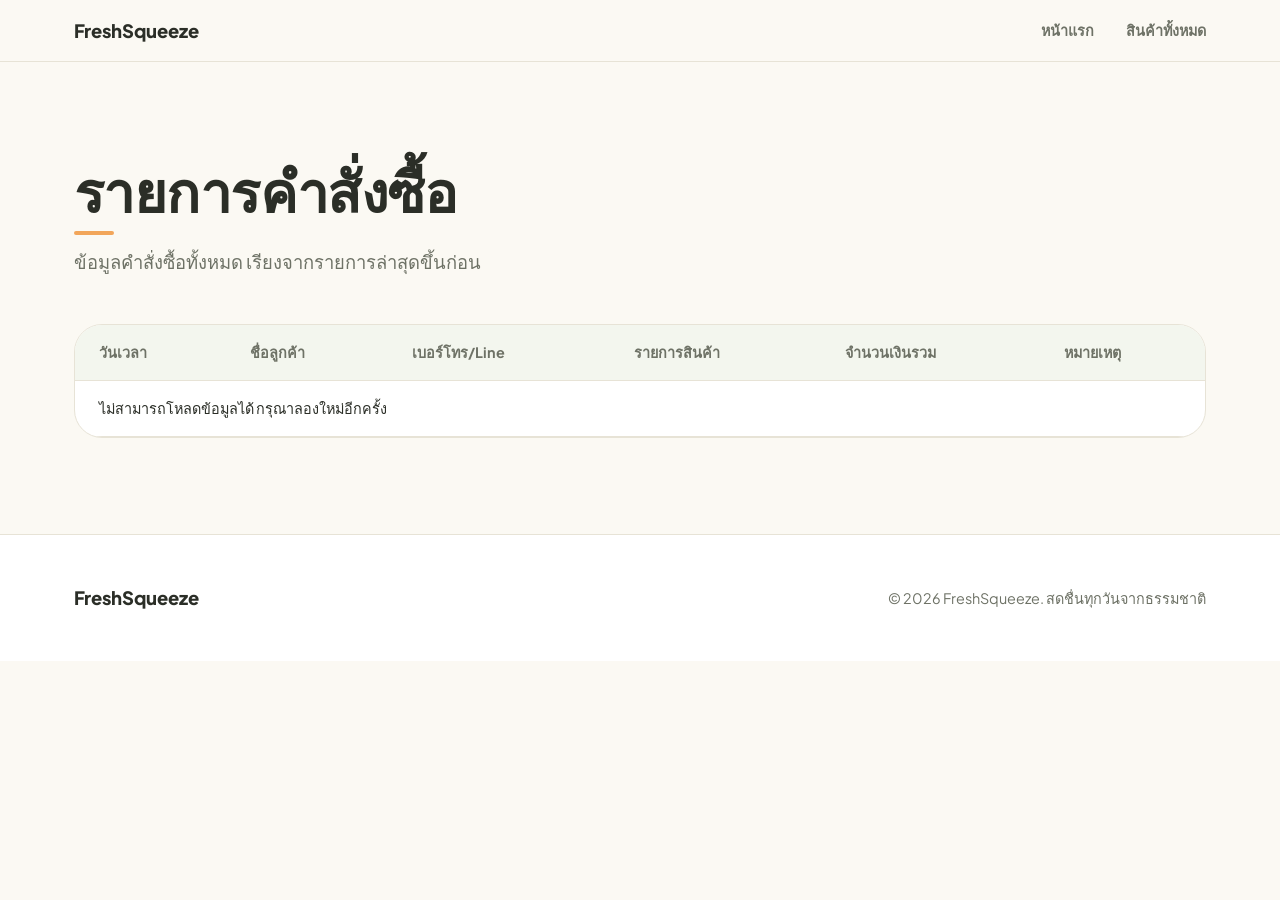
<file: admin.html>
<!DOCTYPE html>
<html lang="th">
<head>
  <meta charset="UTF-8">
  <meta name="viewport" content="width=device-width, initial-scale=1.0">
  <title>รายการคำสั่งซื้อ — FreshSqueeze Admin</title>
  <link rel="stylesheet" href="style.css">
</head>
<body>

  <header class="navbar">
    <div class="container">
      <a href="index.html" class="navbar__logo">FreshSqueeze</a>
      <nav class="navbar__links">
        <a href="index.html">หน้าแรก</a>
        <a href="product.html">สินค้าทั้งหมด</a>
      </nav>
    </div>
  </header>

  <main>
    <section class="section">
      <div class="container">
        <div class="section-heading">
          <h1 class="heading-accent">รายการคำสั่งซื้อ</h1>
          <p class="text-lead">ข้อมูลคำสั่งซื้อทั้งหมด เรียงจากรายการล่าสุดขึ้นก่อน</p>
        </div>

        <div class="table-wrap">
          <table id="ordersTable" class="data-table">
            <thead>
              <tr>
                <th>วันเวลา</th>
                <th>ชื่อลูกค้า</th>
                <th>เบอร์โทร/Line</th>
                <th>รายการสินค้า</th>
                <th>จำนวนเงินรวม</th>
                <th>หมายเหตุ</th>
              </tr>
            </thead>
            <tbody>
            </tbody>
          </table>
        </div>
      </div>
    </section>
  </main>

  <footer class="footer">
    <div class="container">
      <span class="footer__brand">FreshSqueeze</span>
      <span class="text-sm text-muted">© 2026 FreshSqueeze. สดชื่นทุกวันจากธรรมชาติ</span>
    </div>
  </footer>

  <script src="script.js"></script>
</body>
</html>
</file>
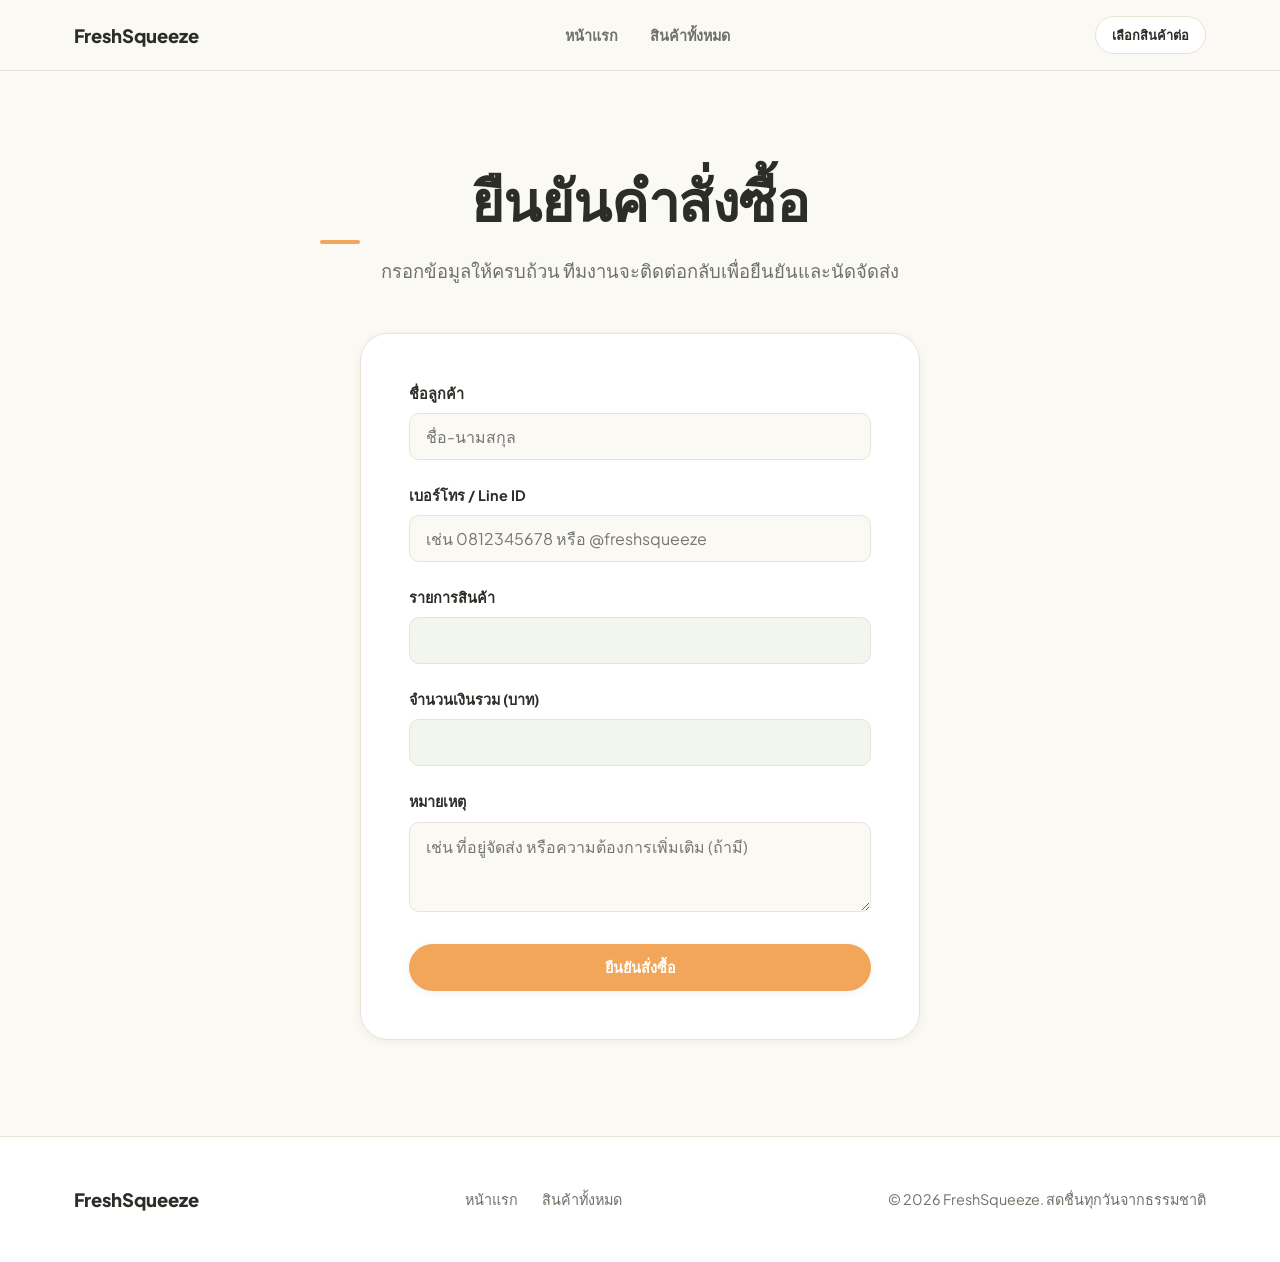
<file: order.html>
<!DOCTYPE html>
<html lang="th">
<head>
  <meta charset="UTF-8">
  <meta name="viewport" content="width=device-width, initial-scale=1.0">
  <title>ยืนยันคำสั่งซื้อ — FreshSqueeze</title>
  <meta name="description" content="กรอกข้อมูลเพื่อยืนยันคำสั่งซื้อน้ำผลไม้ FreshSqueeze">
  <link rel="stylesheet" href="style.css">
</head>
<body>

  <header class="navbar">
    <div class="container">
      <a href="index.html" class="navbar__logo">FreshSqueeze</a>
      <nav class="navbar__links">
        <a href="index.html">หน้าแรก</a>
        <a href="product.html">สินค้าทั้งหมด</a>
      </nav>
      <a href="product.html" class="btn btn--secondary btn--sm">เลือกสินค้าต่อ</a>
    </div>
  </header>

  <main>
    <section class="section">
      <div class="container">
        <div class="section-heading" style="margin-inline:auto; text-align:center;">
          <h1 class="heading-accent" style="margin-inline:auto;">ยืนยันคำสั่งซื้อ</h1>
          <p class="text-lead">กรอกข้อมูลให้ครบถ้วน ทีมงานจะติดต่อกลับเพื่อยืนยันและนัดจัดส่ง</p>
        </div>

        <form id="orderForm" class="form-card">
          <div class="form-field">
            <label for="customerName">ชื่อลูกค้า</label>
            <input type="text" id="customerName" name="customerName" placeholder="ชื่อ-นามสกุล" required>
          </div>

          <div class="form-field">
            <label for="contact">เบอร์โทร / Line ID</label>
            <input type="text" id="contact" name="contact" placeholder="เช่น 0812345678 หรือ @freshsqueeze" required>
          </div>

          <div class="form-field">
            <label for="items">รายการสินค้า</label>
            <input type="text" id="items" name="items" readonly>
          </div>

          <div class="form-field">
            <label for="total">จำนวนเงินรวม (บาท)</label>
            <input type="text" id="total" name="total" readonly>
          </div>

          <div class="form-field">
            <label for="note">หมายเหตุ</label>
            <textarea id="note" name="note" placeholder="เช่น ที่อยู่จัดส่ง หรือความต้องการเพิ่มเติม (ถ้ามี)"></textarea>
          </div>

          <button type="submit" class="btn btn--primary form-submit">ยืนยันสั่งซื้อ</button>
        </form>
      </div>
    </section>
  </main>

  <footer class="footer">
    <div class="container">
      <span class="footer__brand">FreshSqueeze</span>
      <nav class="footer__links">
        <a href="index.html">หน้าแรก</a>
        <a href="product.html">สินค้าทั้งหมด</a>
      </nav>
      <span class="text-sm text-muted">© 2026 FreshSqueeze. สดชื่นทุกวันจากธรรมชาติ</span>
    </div>
  </footer>

  <script src="script.js"></script>
</body>
</html>
</file>
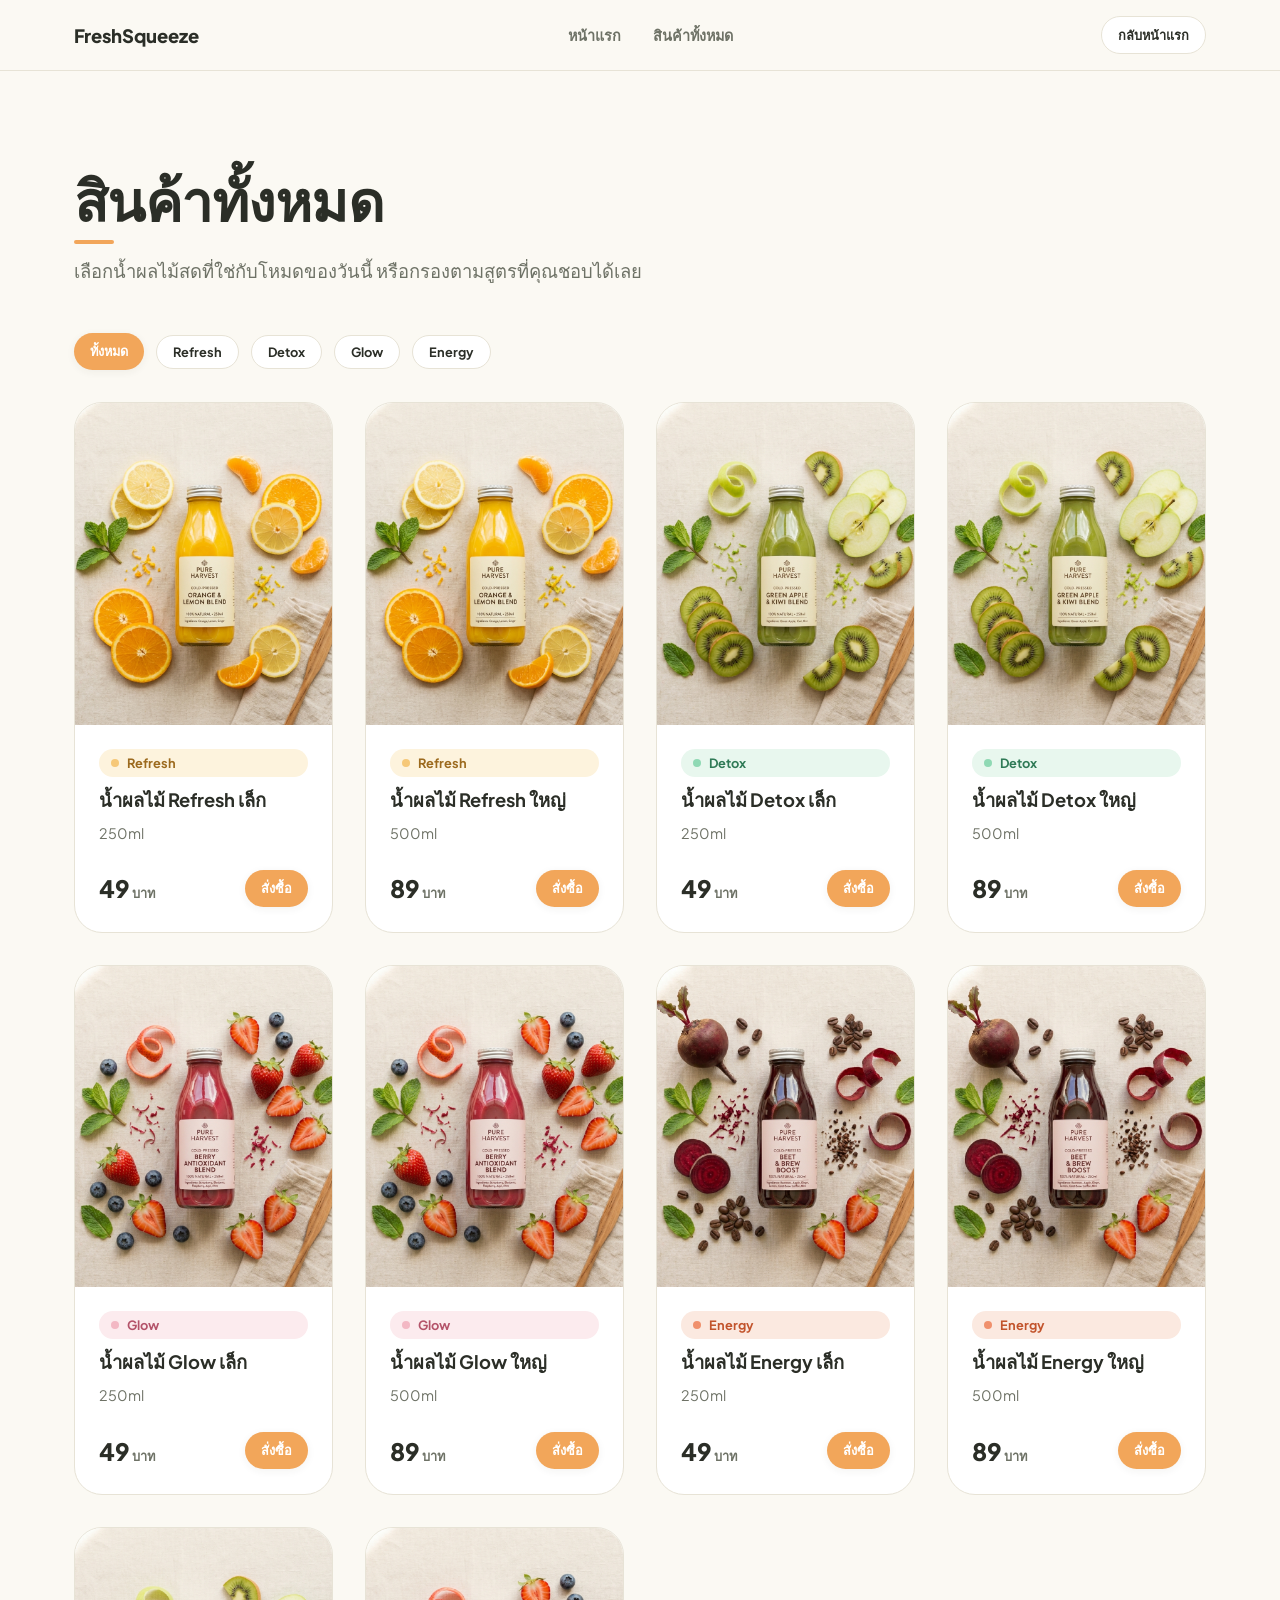
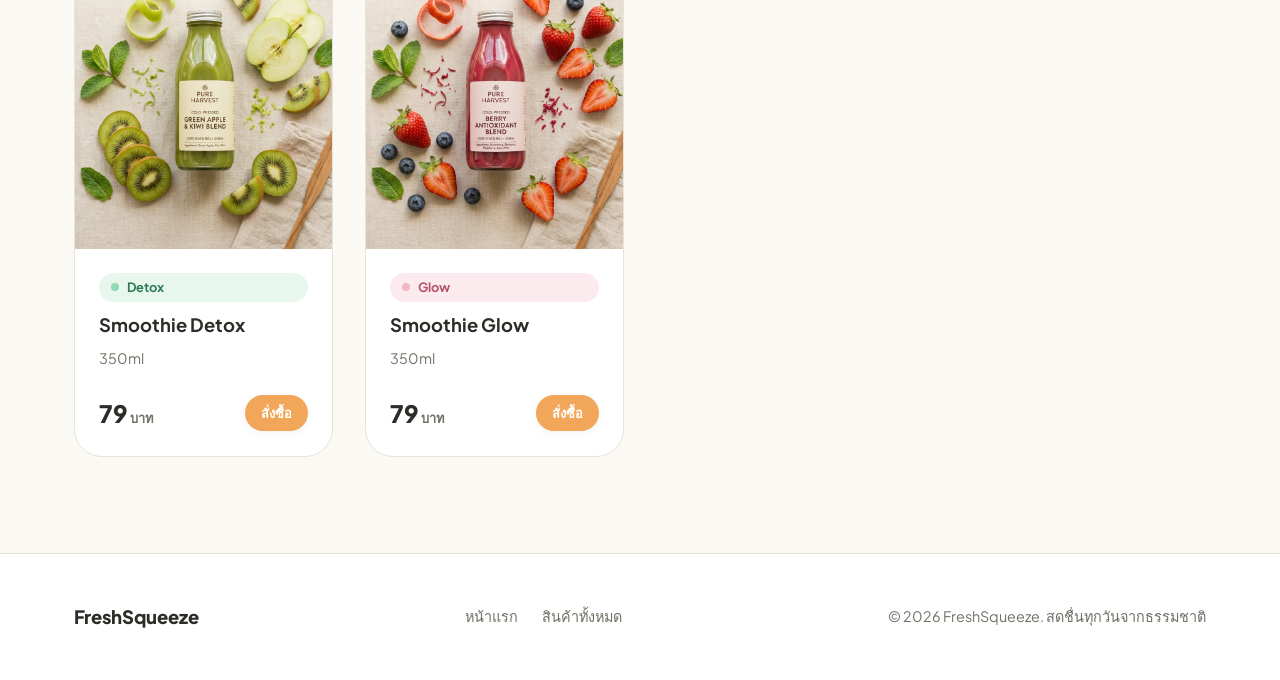
<file: product.html>
<!DOCTYPE html>
<html lang="th">
<head>
  <meta charset="UTF-8">
  <meta name="viewport" content="width=device-width, initial-scale=1.0">
  <title>สินค้าทั้งหมด — FreshSqueeze</title>
  <meta name="description" content="เลือกน้ำผลไม้ FreshSqueeze ตามโหมดที่ใช่ Refresh, Detox, Glow, Energy">
  <link rel="stylesheet" href="style.css">
</head>
<body>

  <header class="navbar">
    <div class="container">
      <a href="index.html" class="navbar__logo">FreshSqueeze</a>
      <nav class="navbar__links">
        <a href="index.html">หน้าแรก</a>
        <a href="product.html">สินค้าทั้งหมด</a>
      </nav>
      <a href="index.html" class="btn btn--secondary btn--sm">กลับหน้าแรก</a>
    </div>
  </header>

  <main>
    <section class="section">
      <div class="container">
        <div class="section-heading">
          <h1 class="heading-accent">สินค้าทั้งหมด</h1>
          <p class="text-lead">เลือกน้ำผลไม้สดที่ใช่กับโหมดของวันนี้ หรือกรองตามสูตรที่คุณชอบได้เลย</p>
        </div>

        <div id="filter-bar" class="row filter-bar"></div>

        <div id="product-list" class="grid products-grid"></div>
      </div>
    </section>
  </main>

  <footer class="footer">
    <div class="container">
      <span class="footer__brand">FreshSqueeze</span>
      <nav class="footer__links">
        <a href="index.html">หน้าแรก</a>
        <a href="product.html">สินค้าทั้งหมด</a>
      </nav>
      <span class="text-sm text-muted">© 2026 FreshSqueeze. สดชื่นทุกวันจากธรรมชาติ</span>
    </div>
  </footer>

  <script src="script.js"></script>
</body>
</html>
</file>
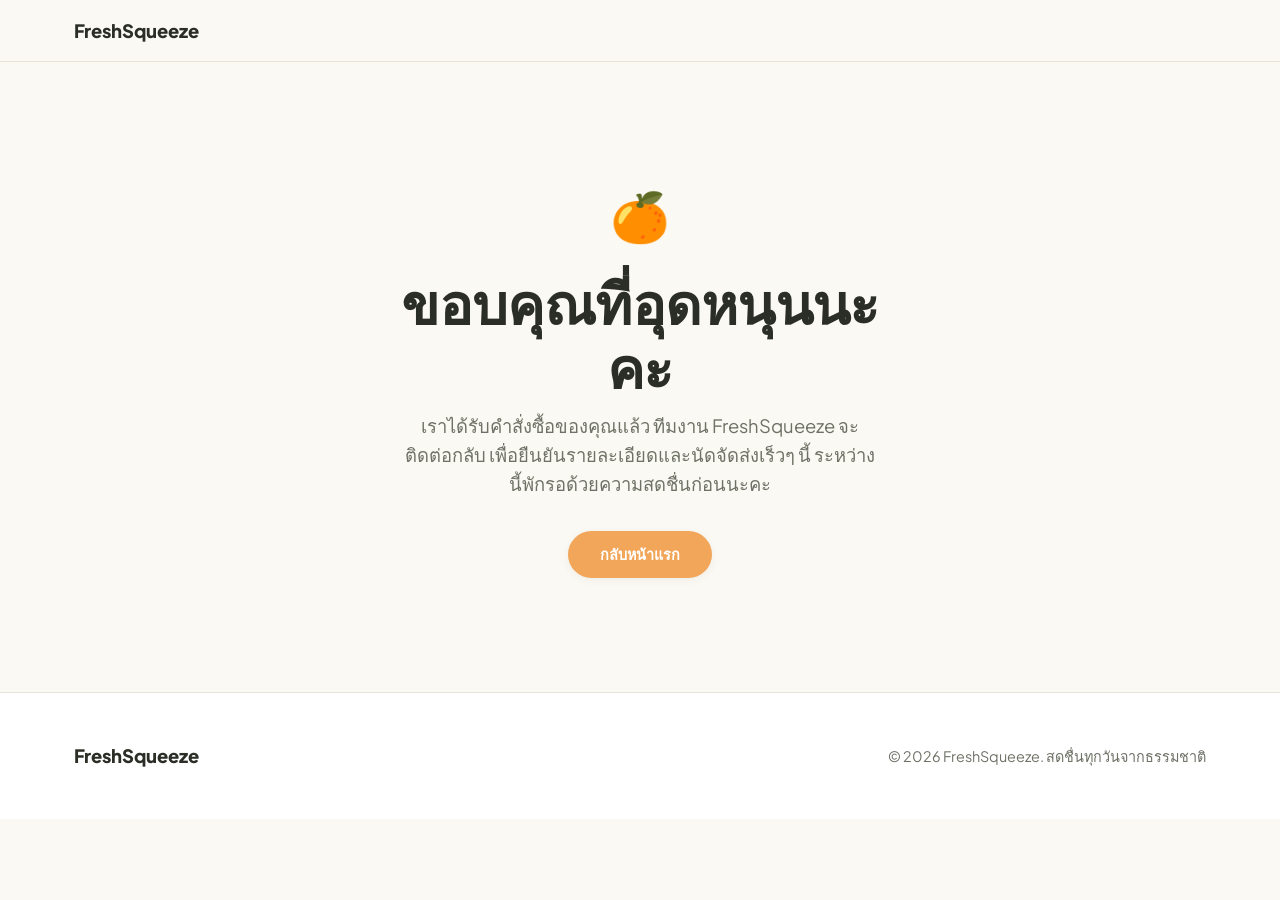
<file: thankyou.html>
<!DOCTYPE html>
<html lang="th">
<head>
  <meta charset="UTF-8">
  <meta name="viewport" content="width=device-width, initial-scale=1.0">
  <title>ขอบคุณสำหรับคำสั่งซื้อ — FreshSqueeze</title>
  <link rel="stylesheet" href="style.css">
</head>
<body>

  <header class="navbar">
    <div class="container">
      <a href="index.html" class="navbar__logo">FreshSqueeze</a>
    </div>
  </header>

  <main>
    <section class="state-page container">
      <div class="state-page__content">
        <div class="state-page__icon" aria-hidden="true">🍊</div>
        <h1>ขอบคุณที่อุดหนุนนะคะ</h1>
        <p class="text-lead">
          เราได้รับคำสั่งซื้อของคุณแล้ว ทีมงาน FreshSqueeze จะติดต่อกลับ
          เพื่อยืนยันรายละเอียดและนัดจัดส่งเร็วๆ นี้ ระหว่างนี้พักรอด้วยความสดชื่นก่อนนะคะ
        </p>
        <a href="index.html" class="btn btn--primary">กลับหน้าแรก</a>
      </div>
    </section>
  </main>

  <footer class="footer">
    <div class="container">
      <span class="footer__brand">FreshSqueeze</span>
      <span class="text-sm text-muted">© 2026 FreshSqueeze. สดชื่นทุกวันจากธรรมชาติ</span>
    </div>
  </footer>

</body>
</html>
</file>
<file: style.css>
/* =========================================================
   [BRAND] — Landing Page Theme
   โทน: สดชื่น สุขภาพดี มินิมอล อบอุ่น ไม่ฉูดฉาด
   ========================================================= */

@import url('https://fonts.googleapis.com/css2?family=Plus+Jakarta+Sans:ital,wght@0,400;0,500;0,600;0,700;0,800;1,500&display=swap');

/* -------------------- 1. Design Tokens -------------------- */
:root {
  /* Base palette */
  --color-cream:        #FBF9F3;   /* พื้นหลังหลัก */
  --color-cream-soft:   #F3F6EE;   /* พื้นหลังสลับ โทนเขียวอ่อนมาก */
  --color-white:        #FFFFFF;
  --color-ink:          #2B2E27;   /* ข้อความหลัก ดำอมเขียวนุ่มๆ */
  --color-ink-soft:     #6E7266;   /* ข้อความรอง */
  --color-border:       #E7E3D6;

  /* Accent (ส้ม/เหลืองอ่อน) */
  --color-accent:       #F2A65A;
  --color-accent-hover: #E89446;
  --color-accent-soft:  #FCEBD6;

  /* Mood tints — ใช้แตะเบาๆ เป็นจุดเล็กๆ เท่านั้น */
  --mood-refresh:       #F6C878;   /* เหลืองส้มอ่อน */
  --mood-detox:         #8FD9B4;   /* เขียวมินต์อ่อน */
  --mood-glow:          #F3B8C4;   /* ชมพูพีชอ่อน */
  --mood-energy:        #F0906C;   /* ส้มแดงอ่อน */

  --mood-refresh-bg:    #FDF3DD;
  --mood-detox-bg:      #E8F7EE;
  --mood-glow-bg:       #FCEBEE;
  --mood-energy-bg:     #FBE9E0;

  /* Typography */
  --font-base: 'Plus Jakarta Sans', -apple-system, BlinkMacSystemFont, 'Segoe UI', sans-serif;

  --fs-xs:   0.8rem;
  --fs-sm:   0.9rem;
  --fs-base: 1rem;
  --fs-md:   1.15rem;
  --fs-lg:   1.5rem;
  --fs-xl:   2rem;
  --fs-2xl:  2.75rem;
  --fs-3xl:  3.5rem;

  --lh-tight: 1.15;
  --lh-normal: 1.6;

  /* Spacing scale */
  --space-1:  4px;
  --space-2:  8px;
  --space-3:  12px;
  --space-4:  16px;
  --space-5:  24px;
  --space-6:  32px;
  --space-7:  48px;
  --space-8:  64px;
  --space-9:  96px;

  /* Radius — โค้งมน นุ่มตา */
  --radius-sm:   10px;
  --radius-md:   18px;
  --radius-lg:   28px;
  --radius-pill: 999px;

  /* Shadow — เบาๆ ไม่จัดจ้าน */
  --shadow-sm: 0 2px 8px rgba(43, 46, 39, 0.06);
  --shadow-md: 0 8px 24px rgba(43, 46, 39, 0.08);
  --shadow-lg: 0 16px 40px rgba(43, 46, 39, 0.10);

  /* Layout */
  --container-max: 1180px;
  --transition-base: 0.2s ease;
}

/* -------------------- 2. Reset -------------------- */
*, *::before, *::after {
  box-sizing: border-box;
}

html {
  scroll-behavior: smooth;
}

body {
  margin: 0;
  font-family: var(--font-base);
  font-size: var(--fs-base);
  line-height: var(--lh-normal);
  color: var(--color-ink);
  background-color: var(--color-cream);
  -webkit-font-smoothing: antialiased;
}

img {
  max-width: 100%;
  display: block;
}

a {
  color: inherit;
  text-decoration: none;
}

ul, ol {
  margin: 0;
  padding: 0;
  list-style: none;
}

button {
  font-family: inherit;
  cursor: pointer;
}

h1, h2, h3, h4, p {
  margin: 0;
}

:focus-visible {
  outline: 2px solid var(--color-accent);
  outline-offset: 3px;
}

@media (prefers-reduced-motion: reduce) {
  *, *::before, *::after {
    animation-duration: 0.001ms !important;
    transition-duration: 0.001ms !important;
    scroll-behavior: auto !important;
  }
}

/* -------------------- 3. Typography -------------------- */
h1, .h1 {
  font-size: var(--fs-3xl);
  font-weight: 800;
  line-height: var(--lh-tight);
  letter-spacing: -0.01em;
}

h2, .h2 {
  font-size: var(--fs-2xl);
  font-weight: 700;
  line-height: var(--lh-tight);
  letter-spacing: -0.01em;
}

h3, .h3 {
  font-size: var(--fs-lg);
  font-weight: 700;
  line-height: var(--lh-tight);
}

.text-lead {
  font-size: var(--fs-md);
  color: var(--color-ink-soft);
  line-height: var(--lh-normal);
}

.text-muted {
  color: var(--color-ink-soft);
}

.text-sm {
  font-size: var(--fs-sm);
}

/* -------------------- 4. Layout Helpers -------------------- */
.container {
  width: 100%;
  max-width: var(--container-max);
  margin-inline: auto;
  padding-inline: var(--space-5);
}

.section {
  padding-block: var(--space-9);
}

.section--alt {
  background-color: var(--color-cream-soft);
}

.stack {
  display: flex;
  flex-direction: column;
}

.row {
  display: flex;
  align-items: center;
}

.grid {
  display: grid;
  gap: var(--space-6);
}

.section-heading {
  max-width: 640px;
  margin-bottom: var(--space-7);
}

.section-heading p {
  margin-top: var(--space-3);
}

.filter-bar {
  flex-wrap: wrap;
  gap: var(--space-3);
  margin-bottom: var(--space-6);
}

/* -------------------- 5. Navbar -------------------- */
.navbar {
  position: sticky;
  top: 0;
  z-index: 50;
  background-color: rgba(251, 249, 243, 0.9);
  backdrop-filter: blur(8px);
  border-bottom: 1px solid var(--color-border);
}

.navbar .container {
  display: flex;
  align-items: center;
  justify-content: space-between;
  padding-block: var(--space-4);
}

.navbar__logo {
  font-size: var(--fs-md);
  font-weight: 800;
  color: var(--color-ink);
}

.navbar__links {
  display: flex;
  gap: var(--space-6);
  font-weight: 600;
  font-size: var(--fs-sm);
}

.navbar__links a {
  color: var(--color-ink-soft);
  transition: color var(--transition-base);
}

.navbar__links a:hover {
  color: var(--color-ink);
}

/* -------------------- 6. Buttons -------------------- */
.btn {
  display: inline-flex;
  align-items: center;
  justify-content: center;
  gap: var(--space-2);
  padding: var(--space-3) var(--space-6);
  border-radius: var(--radius-pill);
  border: none;
  font-weight: 700;
  font-size: var(--fs-sm);
  transition: transform var(--transition-base), background-color var(--transition-base), box-shadow var(--transition-base);
}

.btn:active {
  transform: scale(0.98);
}

.btn--primary {
  background-color: var(--color-accent);
  color: var(--color-white);
  box-shadow: var(--shadow-sm);
}

.btn--primary:hover {
  background-color: var(--color-accent-hover);
  box-shadow: var(--shadow-md);
}

.btn--secondary {
  background-color: var(--color-white);
  color: var(--color-ink);
  border: 1px solid var(--color-border);
}

.btn--secondary:hover {
  border-color: var(--color-accent);
  color: var(--color-accent-hover);
}

.btn--sm {
  padding: var(--space-2) var(--space-4);
  font-size: var(--fs-xs);
}

/* -------------------- 7. Mood Badges & Dots -------------------- */
/* จุดสีเล็กๆ ใต้หัวข้อ หรือแปะบนไอคอน/การ์ด — ใช้แตะเบาๆ เท่านั้น */
.mood-dot {
  display: inline-block;
  width: 8px;
  height: 8px;
  border-radius: 50%;
}

.mood-tag {
  display: inline-flex;
  align-items: center;
  gap: var(--space-2);
  padding: 4px var(--space-3);
  border-radius: var(--radius-pill);
  font-size: var(--fs-xs);
  font-weight: 700;
}

.mood-tag[data-mood="refresh"] { background-color: var(--mood-refresh-bg); color: #9C6A1E; }
.mood-tag[data-mood="detox"]   { background-color: var(--mood-detox-bg);  color: #2F7A56; }
.mood-tag[data-mood="glow"]    { background-color: var(--mood-glow-bg);   color: #B4536A; }
.mood-tag[data-mood="energy"]  { background-color: var(--mood-energy-bg); color: #C2532B; }

.mood-dot[data-mood="refresh"] { background-color: var(--mood-refresh); }
.mood-dot[data-mood="detox"]   { background-color: var(--mood-detox); }
.mood-dot[data-mood="glow"]    { background-color: var(--mood-glow); }
.mood-dot[data-mood="energy"]  { background-color: var(--mood-energy); }

/* การ์ด mood เรียบๆ เส้นขอบบาง สำหรับหน้าแรก */
.mood-grid {
  grid-template-columns: repeat(4, 1fr);
}

.mood-card {
  display: flex;
  flex-direction: column;
  align-items: flex-start;
  gap: var(--space-3);
  padding: var(--space-6) var(--space-5);
  background-color: var(--color-white);
  border: 1px solid var(--color-border);
  border-radius: var(--radius-md);
  transition: border-color var(--transition-base), transform var(--transition-base), box-shadow var(--transition-base);
}

.mood-card:hover {
  border-color: var(--color-accent);
  box-shadow: var(--shadow-md);
  transform: translateY(-3px);
}

.mood-card .mood-dot {
  width: 12px;
  height: 12px;
}

.mood-card h3 {
  margin-top: var(--space-1);
}

/* Features grid หน้าแรก */
.features-grid {
  grid-template-columns: repeat(3, 1fr);
}

.feature-item {
  padding-top: var(--space-4);
  border-top: 2px solid var(--color-accent-soft);
}

.feature-item h3 {
  margin-bottom: var(--space-2);
}

/* เส้นเน้นบางๆ ใต้หัวข้อ ตาม mood */
.heading-accent {
  position: relative;
  padding-bottom: var(--space-3);
}

.heading-accent::after {
  content: "";
  position: absolute;
  left: 0;
  bottom: 0;
  width: 40px;
  height: 4px;
  border-radius: var(--radius-pill);
  background-color: var(--color-accent);
}

.heading-accent[data-mood="refresh"]::after { background-color: var(--mood-refresh); }
.heading-accent[data-mood="detox"]::after   { background-color: var(--mood-detox); }
.heading-accent[data-mood="glow"]::after    { background-color: var(--mood-glow); }
.heading-accent[data-mood="energy"]::after  { background-color: var(--mood-energy); }

/* -------------------- 8. Product Card -------------------- */
.product-card {
  background-color: var(--color-white);
  border: 1px solid var(--color-border);
  border-radius: var(--radius-lg);
  overflow: hidden;
  display: flex;
  flex-direction: column;
  transition: box-shadow var(--transition-base), transform var(--transition-base);
}

.product-card:hover {
  box-shadow: var(--shadow-lg);
  transform: translateY(-4px);
}

.product-card__image {
  aspect-ratio: 4 / 5;
  width: 100%;
  object-fit: cover;
  background-color: var(--color-cream-soft);
}

.product-card__body {
  padding: var(--space-5);
  display: flex;
  flex-direction: column;
  gap: var(--space-3);
  flex: 1;
}

.product-card__title {
  font-size: var(--fs-md);
  font-weight: 700;
}

.product-card__meta {
  display: flex;
  align-items: center;
  justify-content: space-between;
  margin-top: auto;
  padding-top: var(--space-3);
}

.product-card__price {
  font-size: var(--fs-lg);
  font-weight: 800;
  color: var(--color-ink);
}

.product-card__price span {
  font-size: var(--fs-xs);
  font-weight: 600;
  color: var(--color-ink-soft);
}

/* -------------------- 9. Hero -------------------- */
.hero {
  display: grid;
  grid-template-columns: 1.1fr 1fr;
  align-items: center;
  gap: var(--space-8);
  padding-block: var(--space-9);
}

.hero__eyebrow {
  font-weight: 700;
  font-size: var(--fs-sm);
  color: var(--color-accent-hover);
  margin-bottom: var(--space-4);
}

.hero h1 {
  margin-bottom: var(--space-5);
}

.hero__actions {
  display: flex;
  gap: var(--space-4);
  margin-top: var(--space-6);
}

.hero__image {
  border-radius: var(--radius-lg);
  overflow: hidden;
  box-shadow: var(--shadow-lg);
}

/* -------------------- 9b. Form Elements -------------------- */
.form-card {
  background-color: var(--color-white);
  border: 1px solid var(--color-border);
  border-radius: var(--radius-lg);
  padding: var(--space-7);
  max-width: 560px;
  margin-inline: auto;
  box-shadow: var(--shadow-sm);
}

.form-field {
  display: flex;
  flex-direction: column;
  gap: var(--space-2);
  margin-bottom: var(--space-5);
}

.form-field label {
  font-weight: 700;
  font-size: var(--fs-sm);
}

.form-field .text-sm {
  margin-top: -2px;
}

.form-field input,
.form-field textarea {
  font-family: inherit;
  font-size: var(--fs-base);
  color: var(--color-ink);
  background-color: var(--color-cream);
  border: 1px solid var(--color-border);
  border-radius: var(--radius-sm);
  padding: var(--space-3) var(--space-4);
  transition: border-color var(--transition-base), box-shadow var(--transition-base);
}

.form-field input:focus,
.form-field textarea:focus {
  outline: none;
  border-color: var(--color-accent);
  box-shadow: 0 0 0 3px var(--color-accent-soft);
}

.form-field input:read-only {
  background-color: var(--color-cream-soft);
  color: var(--color-ink-soft);
}

.form-field textarea {
  resize: vertical;
  min-height: 90px;
}

.form-submit {
  width: 100%;
  margin-top: var(--space-2);
}

/* -------------------- 9c. Table (admin) -------------------- */
.table-wrap {
  overflow-x: auto;
  background-color: var(--color-white);
  border: 1px solid var(--color-border);
  border-radius: var(--radius-lg);
}

table.data-table {
  width: 100%;
  border-collapse: collapse;
  min-width: 720px;
}

.data-table th,
.data-table td {
  text-align: left;
  padding: var(--space-4) var(--space-5);
  font-size: var(--fs-sm);
  border-bottom: 1px solid var(--color-border);
  white-space: nowrap;
}

.data-table th {
  font-weight: 700;
  color: var(--color-ink-soft);
  background-color: var(--color-cream-soft);
}

.data-table tbody tr:hover {
  background-color: var(--color-cream-soft);
}

.data-table td:last-child,
.data-table th:last-child {
  white-space: normal;
}

/* -------------------- 9d. Simple centered state page (thankyou) -------------------- */
.state-page {
  min-height: 70vh;
  display: flex;
  align-items: center;
  justify-content: center;
  text-align: center;
  padding-block: var(--space-9);
}

.state-page__icon {
  font-size: 3rem;
  margin-bottom: var(--space-4);
}

.state-page__content {
  max-width: 480px;
}

.state-page__content p {
  margin-top: var(--space-3);
  margin-bottom: var(--space-6);
}

/* -------------------- 10. Footer -------------------- */
.footer {
  border-top: 1px solid var(--color-border);
  padding-block: var(--space-7);
  background-color: var(--color-white);
}

.footer .container {
  display: flex;
  flex-wrap: wrap;
  gap: var(--space-5);
  align-items: center;
  justify-content: space-between;
}

.footer__brand {
  font-weight: 800;
  font-size: var(--fs-md);
}

.footer__links {
  display: flex;
  gap: var(--space-5);
  font-size: var(--fs-sm);
  color: var(--color-ink-soft);
}

/* -------------------- 11. Grid utilities for product listing -------------------- */
.products-grid {
  grid-template-columns: repeat(4, 1fr);
}

/* -------------------- 12. Responsive -------------------- */
@media (max-width: 1024px) {
  .products-grid {
    grid-template-columns: repeat(3, 1fr);
  }

  .mood-grid {
    grid-template-columns: repeat(2, 1fr);
  }

  .features-grid {
    grid-template-columns: repeat(1, 1fr);
  }

  .hero {
    gap: var(--space-6);
  }
}

@media (max-width: 900px) {
  .hero {
    grid-template-columns: 1fr;
    text-align: center;
  }

  .hero__actions {
    justify-content: center;
  }

  .heading-accent::after {
    left: 50%;
    transform: translateX(-50%);
  }

  .section-heading {
    margin-inline: auto;
    text-align: center;
  }
}

@media (max-width: 640px) {
  :root {
    --fs-3xl: 2.4rem;
    --fs-2xl: 1.9rem;
    --fs-xl: 1.5rem;
  }

  .section {
    padding-block: var(--space-7);
  }

  .navbar__links {
    display: none;
  }

  .products-grid {
    grid-template-columns: repeat(2, 1fr);
    gap: var(--space-4);
  }

  .mood-grid {
    grid-template-columns: 1fr;
  }

  .footer .container {
    flex-direction: column;
    text-align: center;
  }
}

@media (max-width: 420px) {
  .products-grid {
    grid-template-columns: 1fr 1fr;
  }

  .btn {
    padding: var(--space-3) var(--space-5);
  }
}
/* =========================================================
   [BRAND] — Landing Page Theme
   โทน: สดชื่น สุขภาพดี มินิมอล อบอุ่น ไม่ฉูดฉาด
   ========================================================= */

@import url('https://fonts.googleapis.com/css2?family=Plus+Jakarta+Sans:ital,wght@0,400;0,500;0,600;0,700;0,800;1,500&display=swap');

/* -------------------- 1. Design Tokens -------------------- */
:root {
  /* Base palette */
  --color-cream:        #FBF9F3;   /* พื้นหลังหลัก */
  --color-cream-soft:   #F3F6EE;   /* พื้นหลังสลับ โทนเขียวอ่อนมาก */
  --color-white:        #FFFFFF;
  --color-ink:          #2B2E27;   /* ข้อความหลัก ดำอมเขียวนุ่มๆ */
  --color-ink-soft:     #6E7266;   /* ข้อความรอง */
  --color-border:       #E7E3D6;

  /* Accent (ส้ม/เหลืองอ่อน) */
  --color-accent:       #F2A65A;
  --color-accent-hover: #E89446;
  --color-accent-soft:  #FCEBD6;

  /* Mood tints — ใช้แตะเบาๆ เป็นจุดเล็กๆ เท่านั้น */
  --mood-refresh:       #F6C878;   /* เหลืองส้มอ่อน */
  --mood-detox:         #8FD9B4;   /* เขียวมินต์อ่อน */
  --mood-glow:          #F3B8C4;   /* ชมพูพีชอ่อน */
  --mood-energy:        #F0906C;   /* ส้มแดงอ่อน */

  --mood-refresh-bg:    #FDF3DD;
  --mood-detox-bg:      #E8F7EE;
  --mood-glow-bg:       #FCEBEE;
  --mood-energy-bg:     #FBE9E0;

  /* Typography */
  --font-base: 'Plus Jakarta Sans', -apple-system, BlinkMacSystemFont, 'Segoe UI', sans-serif;

  --fs-xs:   0.8rem;
  --fs-sm:   0.9rem;
  --fs-base: 1rem;
  --fs-md:   1.15rem;
  --fs-lg:   1.5rem;
  --fs-xl:   2rem;
  --fs-2xl:  2.75rem;
  --fs-3xl:  3.5rem;

  --lh-tight: 1.15;
  --lh-normal: 1.6;

  /* Spacing scale */
  --space-1:  4px;
  --space-2:  8px;
  --space-3:  12px;
  --space-4:  16px;
  --space-5:  24px;
  --space-6:  32px;
  --space-7:  48px;
  --space-8:  64px;
  --space-9:  96px;

  /* Radius — โค้งมน นุ่มตา */
  --radius-sm:   10px;
  --radius-md:   18px;
  --radius-lg:   28px;
  --radius-pill: 999px;

  /* Shadow — เบาๆ ไม่จัดจ้าน */
  --shadow-sm: 0 2px 8px rgba(43, 46, 39, 0.06);
  --shadow-md: 0 8px 24px rgba(43, 46, 39, 0.08);
  --shadow-lg: 0 16px 40px rgba(43, 46, 39, 0.10);

  /* Layout */
  --container-max: 1180px;
  --transition-base: 0.2s ease;
}

/* -------------------- 2. Reset -------------------- */
*, *::before, *::after {
  box-sizing: border-box;
}

html {
  scroll-behavior: smooth;
}

body {
  margin: 0;
  font-family: var(--font-base);
  font-size: var(--fs-base);
  line-height: var(--lh-normal);
  color: var(--color-ink);
  background-color: var(--color-cream);
  -webkit-font-smoothing: antialiased;
}

img {
  max-width: 100%;
  display: block;
}

a {
  color: inherit;
  text-decoration: none;
}

ul, ol {
  margin: 0;
  padding: 0;
  list-style: none;
}

button {
  font-family: inherit;
  cursor: pointer;
}

h1, h2, h3, h4, p {
  margin: 0;
}

:focus-visible {
  outline: 2px solid var(--color-accent);
  outline-offset: 3px;
}

@media (prefers-reduced-motion: reduce) {
  *, *::before, *::after {
    animation-duration: 0.001ms !important;
    transition-duration: 0.001ms !important;
    scroll-behavior: auto !important;
  }
}

/* -------------------- 3. Typography -------------------- */
h1, .h1 {
  font-size: var(--fs-3xl);
  font-weight: 800;
  line-height: var(--lh-tight);
  letter-spacing: -0.01em;
}

h2, .h2 {
  font-size: var(--fs-2xl);
  font-weight: 700;
  line-height: var(--lh-tight);
  letter-spacing: -0.01em;
}

h3, .h3 {
  font-size: var(--fs-lg);
  font-weight: 700;
  line-height: var(--lh-tight);
}

.text-lead {
  font-size: var(--fs-md);
  color: var(--color-ink-soft);
  line-height: var(--lh-normal);
}

.text-muted {
  color: var(--color-ink-soft);
}

.text-sm {
  font-size: var(--fs-sm);
}

/* -------------------- 4. Layout Helpers -------------------- */
.container {
  width: 100%;
  max-width: var(--container-max);
  margin-inline: auto;
  padding-inline: var(--space-5);
}

.section {
  padding-block: var(--space-9);
}

.section--alt {
  background-color: var(--color-cream-soft);
}

.stack {
  display: flex;
  flex-direction: column;
}

.row {
  display: flex;
  align-items: center;
}

.grid {
  display: grid;
  gap: var(--space-6);
}

.section-heading {
  max-width: 640px;
  margin-bottom: var(--space-7);
}

.section-heading p {
  margin-top: var(--space-3);
}

.filter-bar {
  flex-wrap: wrap;
  gap: var(--space-3);
  margin-bottom: var(--space-6);
}

/* -------------------- 5. Navbar -------------------- */
.navbar {
  position: sticky;
  top: 0;
  z-index: 50;
  background-color: rgba(251, 249, 243, 0.9);
  backdrop-filter: blur(8px);
  border-bottom: 1px solid var(--color-border);
}

.navbar .container {
  display: flex;
  align-items: center;
  justify-content: space-between;
  padding-block: var(--space-4);
}

.navbar__logo {
  font-size: var(--fs-md);
  font-weight: 800;
  color: var(--color-ink);
}

.navbar__links {
  display: flex;
  gap: var(--space-6);
  font-weight: 600;
  font-size: var(--fs-sm);
}

.navbar__links a {
  color: var(--color-ink-soft);
  transition: color var(--transition-base);
}

.navbar__links a:hover {
  color: var(--color-ink);
}

/* -------------------- 6. Buttons -------------------- */
.btn {
  display: inline-flex;
  align-items: center;
  justify-content: center;
  gap: var(--space-2);
  padding: var(--space-3) var(--space-6);
  border-radius: var(--radius-pill);
  border: none;
  font-weight: 700;
  font-size: var(--fs-sm);
  transition: transform var(--transition-base), background-color var(--transition-base), box-shadow var(--transition-base);
}

.btn:active {
  transform: scale(0.98);
}

.btn--primary {
  background-color: var(--color-accent);
  color: var(--color-white);
  box-shadow: var(--shadow-sm);
}

.btn--primary:hover {
  background-color: var(--color-accent-hover);
  box-shadow: var(--shadow-md);
}

.btn--secondary {
  background-color: var(--color-white);
  color: var(--color-ink);
  border: 1px solid var(--color-border);
}

.btn--secondary:hover {
  border-color: var(--color-accent);
  color: var(--color-accent-hover);
}

.btn--sm {
  padding: var(--space-2) var(--space-4);
  font-size: var(--fs-xs);
}

/* -------------------- 7. Mood Badges & Dots -------------------- */
/* จุดสีเล็กๆ ใต้หัวข้อ หรือแปะบนไอคอน/การ์ด — ใช้แตะเบาๆ เท่านั้น */
.mood-dot {
  display: inline-block;
  width: 8px;
  height: 8px;
  border-radius: 50%;
}

.mood-tag {
  display: inline-flex;
  align-items: center;
  gap: var(--space-2);
  padding: 4px var(--space-3);
  border-radius: var(--radius-pill);
  font-size: var(--fs-xs);
  font-weight: 700;
}

.mood-tag[data-mood="refresh"] { background-color: var(--mood-refresh-bg); color: #9C6A1E; }
.mood-tag[data-mood="detox"]   { background-color: var(--mood-detox-bg);  color: #2F7A56; }
.mood-tag[data-mood="glow"]    { background-color: var(--mood-glow-bg);   color: #B4536A; }
.mood-tag[data-mood="energy"]  { background-color: var(--mood-energy-bg); color: #C2532B; }

.mood-dot[data-mood="refresh"] { background-color: var(--mood-refresh); }
.mood-dot[data-mood="detox"]   { background-color: var(--mood-detox); }
.mood-dot[data-mood="glow"]    { background-color: var(--mood-glow); }
.mood-dot[data-mood="energy"]  { background-color: var(--mood-energy); }

/* การ์ด mood เรียบๆ เส้นขอบบาง สำหรับหน้าแรก */
.mood-grid {
  grid-template-columns: repeat(4, 1fr);
}

.mood-card {
  display: flex;
  flex-direction: column;
  align-items: flex-start;
  gap: var(--space-3);
  padding: var(--space-6) var(--space-5);
  background-color: var(--color-white);
  border: 1px solid var(--color-border);
  border-radius: var(--radius-md);
  transition: border-color var(--transition-base), transform var(--transition-base), box-shadow var(--transition-base);
}

.mood-card:hover {
  border-color: var(--color-accent);
  box-shadow: var(--shadow-md);
  transform: translateY(-3px);
}

.mood-card .mood-dot {
  width: 12px;
  height: 12px;
}

.mood-card h3 {
  margin-top: var(--space-1);
}

/* Features grid หน้าแรก */
.features-grid {
  grid-template-columns: repeat(3, 1fr);
}

.feature-item {
  padding-top: var(--space-4);
  border-top: 2px solid var(--color-accent-soft);
}

.feature-item h3 {
  margin-bottom: var(--space-2);
}

/* เส้นเน้นบางๆ ใต้หัวข้อ ตาม mood */
.heading-accent {
  position: relative;
  padding-bottom: var(--space-3);
}

.heading-accent::after {
  content: "";
  position: absolute;
  left: 0;
  bottom: 0;
  width: 40px;
  height: 4px;
  border-radius: var(--radius-pill);
  background-color: var(--color-accent);
}

.heading-accent[data-mood="refresh"]::after { background-color: var(--mood-refresh); }
.heading-accent[data-mood="detox"]::after   { background-color: var(--mood-detox); }
.heading-accent[data-mood="glow"]::after    { background-color: var(--mood-glow); }
.heading-accent[data-mood="energy"]::after  { background-color: var(--mood-energy); }

/* -------------------- 8. Product Card -------------------- */
.product-card {
  background-color: var(--color-white);
  border: 1px solid var(--color-border);
  border-radius: var(--radius-lg);
  overflow: hidden;
  display: flex;
  flex-direction: column;
  transition: box-shadow var(--transition-base), transform var(--transition-base);
}

.product-card:hover {
  box-shadow: var(--shadow-lg);
  transform: translateY(-4px);
}

.product-card__image {
  aspect-ratio: 4 / 5;
  width: 100%;
  object-fit: cover;
  background-color: var(--color-cream-soft);
}

.product-card__body {
  padding: var(--space-5);
  display: flex;
  flex-direction: column;
  gap: var(--space-3);
  flex: 1;
}

.product-card__title {
  font-size: var(--fs-md);
  font-weight: 700;
}

.product-card__meta {
  display: flex;
  align-items: center;
  justify-content: space-between;
  margin-top: auto;
  padding-top: var(--space-3);
}

.product-card__price {
  font-size: var(--fs-lg);
  font-weight: 800;
  color: var(--color-ink);
}

.product-card__price span {
  font-size: var(--fs-xs);
  font-weight: 600;
  color: var(--color-ink-soft);
}

/* -------------------- 9. Hero -------------------- */
.hero {
  display: grid;
  grid-template-columns: 1.1fr 1fr;
  align-items: center;
  gap: var(--space-8);
  padding-block: var(--space-9);
}

.hero__eyebrow {
  font-weight: 700;
  font-size: var(--fs-sm);
  color: var(--color-accent-hover);
  margin-bottom: var(--space-4);
}

.hero h1 {
  margin-bottom: var(--space-5);
}

.hero__actions {
  display: flex;
  gap: var(--space-4);
  margin-top: var(--space-6);
}

.hero__image {
  border-radius: var(--radius-lg);
  overflow: hidden;
  box-shadow: var(--shadow-lg);
}

/* -------------------- 9b. Form Elements -------------------- */
.form-card {
  background-color: var(--color-white);
  border: 1px solid var(--color-border);
  border-radius: var(--radius-lg);
  padding: var(--space-7);
  max-width: 560px;
  margin-inline: auto;
  box-shadow: var(--shadow-sm);
}

.form-field {
  display: flex;
  flex-direction: column;
  gap: var(--space-2);
  margin-bottom: var(--space-5);
}

.form-field label {
  font-weight: 700;
  font-size: var(--fs-sm);
}

.form-field .text-sm {
  margin-top: -2px;
}

.form-field input,
.form-field textarea {
  font-family: inherit;
  font-size: var(--fs-base);
  color: var(--color-ink);
  background-color: var(--color-cream);
  border: 1px solid var(--color-border);
  border-radius: var(--radius-sm);
  padding: var(--space-3) var(--space-4);
  transition: border-color var(--transition-base), box-shadow var(--transition-base);
}

.form-field input:focus,
.form-field textarea:focus {
  outline: none;
  border-color: var(--color-accent);
  box-shadow: 0 0 0 3px var(--color-accent-soft);
}

.form-field input:read-only {
  background-color: var(--color-cream-soft);
  color: var(--color-ink-soft);
}

.form-field textarea {
  resize: vertical;
  min-height: 90px;
}

.form-submit {
  width: 100%;
  margin-top: var(--space-2);
}

/* -------------------- 9c. Table (admin) -------------------- */
.table-wrap {
  overflow-x: auto;
  background-color: var(--color-white);
  border: 1px solid var(--color-border);
  border-radius: var(--radius-lg);
}

table.data-table {
  width: 100%;
  border-collapse: collapse;
  min-width: 720px;
}

.data-table th,
.data-table td {
  text-align: left;
  padding: var(--space-4) var(--space-5);
  font-size: var(--fs-sm);
  border-bottom: 1px solid var(--color-border);
  white-space: nowrap;
}

.data-table th {
  font-weight: 700;
  color: var(--color-ink-soft);
  background-color: var(--color-cream-soft);
}

.data-table tbody tr:hover {
  background-color: var(--color-cream-soft);
}

.data-table td:last-child,
.data-table th:last-child {
  white-space: normal;
}

/* -------------------- 9d. Simple centered state page (thankyou) -------------------- */
.state-page {
  min-height: 70vh;
  display: flex;
  align-items: center;
  justify-content: center;
  text-align: center;
  padding-block: var(--space-9);
}

.state-page__icon {
  font-size: 3rem;
  margin-bottom: var(--space-4);
}

.state-page__content {
  max-width: 480px;
}

.state-page__content p {
  margin-top: var(--space-3);
  margin-bottom: var(--space-6);
}

/* -------------------- 10. Footer -------------------- */
.footer {
  border-top: 1px solid var(--color-border);
  padding-block: var(--space-7);
  background-color: var(--color-white);
}

.footer .container {
  display: flex;
  flex-wrap: wrap;
  gap: var(--space-5);
  align-items: center;
  justify-content: space-between;
}

.footer__brand {
  font-weight: 800;
  font-size: var(--fs-md);
}

.footer__links {
  display: flex;
  gap: var(--space-5);
  font-size: var(--fs-sm);
  color: var(--color-ink-soft);
}

/* -------------------- 11. Grid utilities for product listing -------------------- */
.products-grid {
  grid-template-columns: repeat(4, 1fr);
}

/* -------------------- 12. Responsive -------------------- */
@media (max-width: 1024px) {
  .products-grid {
    grid-template-columns: repeat(3, 1fr);
  }

  .mood-grid {
    grid-template-columns: repeat(2, 1fr);
  }

  .features-grid {
    grid-template-columns: repeat(1, 1fr);
  }

  .hero {
    gap: var(--space-6);
  }
}

@media (max-width: 900px) {
  .hero {
    grid-template-columns: 1fr;
    text-align: center;
  }

  .hero__actions {
    justify-content: center;
  }

  .heading-accent::after {
    left: 50%;
    transform: translateX(-50%);
  }

  .section-heading {
    margin-inline: auto;
    text-align: center;
  }
}

@media (max-width: 640px) {
  :root {
    --fs-3xl: 2.4rem;
    --fs-2xl: 1.9rem;
    --fs-xl: 1.5rem;
  }

  .section {
    padding-block: var(--space-7);
  }

  .navbar__links {
    display: none;
  }

  .products-grid {
    grid-template-columns: repeat(2, 1fr);
    gap: var(--space-4);
  }

  .mood-grid {
    grid-template-columns: 1fr;
  }

  .footer .container {
    flex-direction: column;
    text-align: center;
  }
}

@media (max-width: 420px) {
  .products-grid {
    grid-template-columns: 1fr 1fr;
  }

  .btn {
    padding: var(--space-3) var(--space-5);
  }
}
/* =========================================================
   [BRAND] — Landing Page Theme
   โทน: สดชื่น สุขภาพดี มินิมอล อบอุ่น ไม่ฉูดฉาด
   ========================================================= */

@import url('https://fonts.googleapis.com/css2?family=Plus+Jakarta+Sans:ital,wght@0,400;0,500;0,600;0,700;0,800;1,500&display=swap');

/* -------------------- 1. Design Tokens -------------------- */
:root {
  /* Base palette */
  --color-cream:        #FBF9F3;   /* พื้นหลังหลัก */
  --color-cream-soft:   #F3F6EE;   /* พื้นหลังสลับ โทนเขียวอ่อนมาก */
  --color-white:        #FFFFFF;
  --color-ink:          #2B2E27;   /* ข้อความหลัก ดำอมเขียวนุ่มๆ */
  --color-ink-soft:     #6E7266;   /* ข้อความรอง */
  --color-border:       #E7E3D6;

  /* Accent (ส้ม/เหลืองอ่อน) */
  --color-accent:       #F2A65A;
  --color-accent-hover: #E89446;
  --color-accent-soft:  #FCEBD6;

  /* Mood tints — ใช้แตะเบาๆ เป็นจุดเล็กๆ เท่านั้น */
  --mood-refresh:       #F6C878;   /* เหลืองส้มอ่อน */
  --mood-detox:         #8FD9B4;   /* เขียวมินต์อ่อน */
  --mood-glow:          #F3B8C4;   /* ชมพูพีชอ่อน */
  --mood-energy:        #F0906C;   /* ส้มแดงอ่อน */

  --mood-refresh-bg:    #FDF3DD;
  --mood-detox-bg:      #E8F7EE;
  --mood-glow-bg:       #FCEBEE;
  --mood-energy-bg:     #FBE9E0;

  /* Typography */
  --font-base: 'Plus Jakarta Sans', -apple-system, BlinkMacSystemFont, 'Segoe UI', sans-serif;

  --fs-xs:   0.8rem;
  --fs-sm:   0.9rem;
  --fs-base: 1rem;
  --fs-md:   1.15rem;
  --fs-lg:   1.5rem;
  --fs-xl:   2rem;
  --fs-2xl:  2.75rem;
  --fs-3xl:  3.5rem;

  --lh-tight: 1.15;
  --lh-normal: 1.6;

  /* Spacing scale */
  --space-1:  4px;
  --space-2:  8px;
  --space-3:  12px;
  --space-4:  16px;
  --space-5:  24px;
  --space-6:  32px;
  --space-7:  48px;
  --space-8:  64px;
  --space-9:  96px;

  /* Radius — โค้งมน นุ่มตา */
  --radius-sm:   10px;
  --radius-md:   18px;
  --radius-lg:   28px;
  --radius-pill: 999px;

  /* Shadow — เบาๆ ไม่จัดจ้าน */
  --shadow-sm: 0 2px 8px rgba(43, 46, 39, 0.06);
  --shadow-md: 0 8px 24px rgba(43, 46, 39, 0.08);
  --shadow-lg: 0 16px 40px rgba(43, 46, 39, 0.10);

  /* Layout */
  --container-max: 1180px;
  --transition-base: 0.2s ease;
}

/* -------------------- 2. Reset -------------------- */
*, *::before, *::after {
  box-sizing: border-box;
}

html {
  scroll-behavior: smooth;
}

body {
  margin: 0;
  font-family: var(--font-base);
  font-size: var(--fs-base);
  line-height: var(--lh-normal);
  color: var(--color-ink);
  background-color: var(--color-cream);
  -webkit-font-smoothing: antialiased;
}

img {
  max-width: 100%;
  display: block;
}

a {
  color: inherit;
  text-decoration: none;
}

ul, ol {
  margin: 0;
  padding: 0;
  list-style: none;
}

button {
  font-family: inherit;
  cursor: pointer;
}

h1, h2, h3, h4, p {
  margin: 0;
}

:focus-visible {
  outline: 2px solid var(--color-accent);
  outline-offset: 3px;
}

@media (prefers-reduced-motion: reduce) {
  *, *::before, *::after {
    animation-duration: 0.001ms !important;
    transition-duration: 0.001ms !important;
    scroll-behavior: auto !important;
  }
}

/* -------------------- 3. Typography -------------------- */
h1, .h1 {
  font-size: var(--fs-3xl);
  font-weight: 800;
  line-height: var(--lh-tight);
  letter-spacing: -0.01em;
}

h2, .h2 {
  font-size: var(--fs-2xl);
  font-weight: 700;
  line-height: var(--lh-tight);
  letter-spacing: -0.01em;
}

h3, .h3 {
  font-size: var(--fs-lg);
  font-weight: 700;
  line-height: var(--lh-tight);
}

.text-lead {
  font-size: var(--fs-md);
  color: var(--color-ink-soft);
  line-height: var(--lh-normal);
}

.text-muted {
  color: var(--color-ink-soft);
}

.text-sm {
  font-size: var(--fs-sm);
}

/* -------------------- 4. Layout Helpers -------------------- */
.container {
  width: 100%;
  max-width: var(--container-max);
  margin-inline: auto;
  padding-inline: var(--space-5);
}

.section {
  padding-block: var(--space-9);
}

.section--alt {
  background-color: var(--color-cream-soft);
}

.stack {
  display: flex;
  flex-direction: column;
}

.row {
  display: flex;
  align-items: center;
}

.grid {
  display: grid;
  gap: var(--space-6);
}

.section-heading {
  max-width: 640px;
  margin-bottom: var(--space-7);
}

.section-heading p {
  margin-top: var(--space-3);
}

.filter-bar {
  flex-wrap: wrap;
  gap: var(--space-3);
  margin-bottom: var(--space-6);
}

/* -------------------- 5. Navbar -------------------- */
.navbar {
  position: sticky;
  top: 0;
  z-index: 50;
  background-color: rgba(251, 249, 243, 0.9);
  backdrop-filter: blur(8px);
  border-bottom: 1px solid var(--color-border);
}

.navbar .container {
  display: flex;
  align-items: center;
  justify-content: space-between;
  padding-block: var(--space-4);
}

.navbar__logo {
  font-size: var(--fs-md);
  font-weight: 800;
  color: var(--color-ink);
}

.navbar__links {
  display: flex;
  gap: var(--space-6);
  font-weight: 600;
  font-size: var(--fs-sm);
}

.navbar__links a {
  color: var(--color-ink-soft);
  transition: color var(--transition-base);
}

.navbar__links a:hover {
  color: var(--color-ink);
}

/* -------------------- 6. Buttons -------------------- */
.btn {
  display: inline-flex;
  align-items: center;
  justify-content: center;
  gap: var(--space-2);
  padding: var(--space-3) var(--space-6);
  border-radius: var(--radius-pill);
  border: none;
  font-weight: 700;
  font-size: var(--fs-sm);
  transition: transform var(--transition-base), background-color var(--transition-base), box-shadow var(--transition-base);
}

.btn:active {
  transform: scale(0.98);
}

.btn--primary {
  background-color: var(--color-accent);
  color: var(--color-white);
  box-shadow: var(--shadow-sm);
}

.btn--primary:hover {
  background-color: var(--color-accent-hover);
  box-shadow: var(--shadow-md);
}

.btn--secondary {
  background-color: var(--color-white);
  color: var(--color-ink);
  border: 1px solid var(--color-border);
}

.btn--secondary:hover {
  border-color: var(--color-accent);
  color: var(--color-accent-hover);
}

.btn--sm {
  padding: var(--space-2) var(--space-4);
  font-size: var(--fs-xs);
}

/* -------------------- 7. Mood Badges & Dots -------------------- */
/* จุดสีเล็กๆ ใต้หัวข้อ หรือแปะบนไอคอน/การ์ด — ใช้แตะเบาๆ เท่านั้น */
.mood-dot {
  display: inline-block;
  width: 8px;
  height: 8px;
  border-radius: 50%;
}

.mood-tag {
  display: inline-flex;
  align-items: center;
  gap: var(--space-2);
  padding: 4px var(--space-3);
  border-radius: var(--radius-pill);
  font-size: var(--fs-xs);
  font-weight: 700;
}

.mood-tag[data-mood="refresh"] { background-color: var(--mood-refresh-bg); color: #9C6A1E; }
.mood-tag[data-mood="detox"]   { background-color: var(--mood-detox-bg);  color: #2F7A56; }
.mood-tag[data-mood="glow"]    { background-color: var(--mood-glow-bg);   color: #B4536A; }
.mood-tag[data-mood="energy"]  { background-color: var(--mood-energy-bg); color: #C2532B; }

.mood-dot[data-mood="refresh"] { background-color: var(--mood-refresh); }
.mood-dot[data-mood="detox"]   { background-color: var(--mood-detox); }
.mood-dot[data-mood="glow"]    { background-color: var(--mood-glow); }
.mood-dot[data-mood="energy"]  { background-color: var(--mood-energy); }

/* การ์ด mood เรียบๆ เส้นขอบบาง สำหรับหน้าแรก */
.mood-grid {
  grid-template-columns: repeat(4, 1fr);
}

.mood-card {
  display: flex;
  flex-direction: column;
  align-items: flex-start;
  gap: var(--space-3);
  padding: var(--space-6) var(--space-5);
  background-color: var(--color-white);
  border: 1px solid var(--color-border);
  border-radius: var(--radius-md);
  transition: border-color var(--transition-base), transform var(--transition-base), box-shadow var(--transition-base);
}

.mood-card:hover {
  border-color: var(--color-accent);
  box-shadow: var(--shadow-md);
  transform: translateY(-3px);
}

.mood-card .mood-dot {
  width: 12px;
  height: 12px;
}

.mood-card h3 {
  margin-top: var(--space-1);
}

/* Features grid หน้าแรก */
.features-grid {
  grid-template-columns: repeat(3, 1fr);
}

.feature-item {
  padding-top: var(--space-4);
  border-top: 2px solid var(--color-accent-soft);
}

.feature-item h3 {
  margin-bottom: var(--space-2);
}

/* เส้นเน้นบางๆ ใต้หัวข้อ ตาม mood */
.heading-accent {
  position: relative;
  padding-bottom: var(--space-3);
}

.heading-accent::after {
  content: "";
  position: absolute;
  left: 0;
  bottom: 0;
  width: 40px;
  height: 4px;
  border-radius: var(--radius-pill);
  background-color: var(--color-accent);
}

.heading-accent[data-mood="refresh"]::after { background-color: var(--mood-refresh); }
.heading-accent[data-mood="detox"]::after   { background-color: var(--mood-detox); }
.heading-accent[data-mood="glow"]::after    { background-color: var(--mood-glow); }
.heading-accent[data-mood="energy"]::after  { background-color: var(--mood-energy); }

/* -------------------- 8. Product Card -------------------- */
.product-card {
  background-color: var(--color-white);
  border: 1px solid var(--color-border);
  border-radius: var(--radius-lg);
  overflow: hidden;
  display: flex;
  flex-direction: column;
  transition: box-shadow var(--transition-base), transform var(--transition-base);
}

.product-card:hover {
  box-shadow: var(--shadow-lg);
  transform: translateY(-4px);
}

.product-card__image {
  aspect-ratio: 4 / 5;
  width: 100%;
  object-fit: cover;
  background-color: var(--color-cream-soft);
}

.product-card__body {
  padding: var(--space-5);
  display: flex;
  flex-direction: column;
  gap: var(--space-3);
  flex: 1;
}

.product-card__title {
  font-size: var(--fs-md);
  font-weight: 700;
}

.product-card__meta {
  display: flex;
  align-items: center;
  justify-content: space-between;
  margin-top: auto;
  padding-top: var(--space-3);
}

.product-card__price {
  font-size: var(--fs-lg);
  font-weight: 800;
  color: var(--color-ink);
}

.product-card__price span {
  font-size: var(--fs-xs);
  font-weight: 600;
  color: var(--color-ink-soft);
}

/* -------------------- 9. Hero -------------------- */
.hero {
  display: grid;
  grid-template-columns: 1.1fr 1fr;
  align-items: center;
  gap: var(--space-8);
  padding-block: var(--space-9);
}

.hero__eyebrow {
  font-weight: 700;
  font-size: var(--fs-sm);
  color: var(--color-accent-hover);
  margin-bottom: var(--space-4);
}

.hero h1 {
  margin-bottom: var(--space-5);
}

.hero__actions {
  display: flex;
  gap: var(--space-4);
  margin-top: var(--space-6);
}

.hero__image {
  border-radius: var(--radius-lg);
  overflow: hidden;
  box-shadow: var(--shadow-lg);
}

/* -------------------- 9b. Form Elements -------------------- */
.form-card {
  background-color: var(--color-white);
  border: 1px solid var(--color-border);
  border-radius: var(--radius-lg);
  padding: var(--space-7);
  max-width: 560px;
  margin-inline: auto;
  box-shadow: var(--shadow-sm);
}

.form-field {
  display: flex;
  flex-direction: column;
  gap: var(--space-2);
  margin-bottom: var(--space-5);
}

.form-field label {
  font-weight: 700;
  font-size: var(--fs-sm);
}

.form-field .text-sm {
  margin-top: -2px;
}

.form-field input,
.form-field textarea {
  font-family: inherit;
  font-size: var(--fs-base);
  color: var(--color-ink);
  background-color: var(--color-cream);
  border: 1px solid var(--color-border);
  border-radius: var(--radius-sm);
  padding: var(--space-3) var(--space-4);
  transition: border-color var(--transition-base), box-shadow var(--transition-base);
}

.form-field input:focus,
.form-field textarea:focus {
  outline: none;
  border-color: var(--color-accent);
  box-shadow: 0 0 0 3px var(--color-accent-soft);
}

.form-field input:read-only {
  background-color: var(--color-cream-soft);
  color: var(--color-ink-soft);
}

.form-field textarea {
  resize: vertical;
  min-height: 90px;
}

.form-submit {
  width: 100%;
  margin-top: var(--space-2);
}

/* -------------------- 9c. Table (admin) -------------------- */
.table-wrap {
  overflow-x: auto;
  background-color: var(--color-white);
  border: 1px solid var(--color-border);
  border-radius: var(--radius-lg);
}

table.data-table {
  width: 100%;
  border-collapse: collapse;
  min-width: 720px;
}

.data-table th,
.data-table td {
  text-align: left;
  padding: var(--space-4) var(--space-5);
  font-size: var(--fs-sm);
  border-bottom: 1px solid var(--color-border);
  white-space: nowrap;
}

.data-table th {
  font-weight: 700;
  color: var(--color-ink-soft);
  background-color: var(--color-cream-soft);
}

.data-table tbody tr:hover {
  background-color: var(--color-cream-soft);
}

.data-table td:last-child,
.data-table th:last-child {
  white-space: normal;
}

/* -------------------- 9d. Simple centered state page (thankyou) -------------------- */
.state-page {
  min-height: 70vh;
  display: flex;
  align-items: center;
  justify-content: center;
  text-align: center;
  padding-block: var(--space-9);
}

.state-page__icon {
  font-size: 3rem;
  margin-bottom: var(--space-4);
}

.state-page__content {
  max-width: 480px;
}

.state-page__content p {
  margin-top: var(--space-3);
  margin-bottom: var(--space-6);
}

/* -------------------- 10. Footer -------------------- */
.footer {
  border-top: 1px solid var(--color-border);
  padding-block: var(--space-7);
  background-color: var(--color-white);
}

.footer .container {
  display: flex;
  flex-wrap: wrap;
  gap: var(--space-5);
  align-items: center;
  justify-content: space-between;
}

.footer__brand {
  font-weight: 800;
  font-size: var(--fs-md);
}

.footer__links {
  display: flex;
  gap: var(--space-5);
  font-size: var(--fs-sm);
  color: var(--color-ink-soft);
}

/* -------------------- 11. Grid utilities for product listing -------------------- */
.products-grid {
  grid-template-columns: repeat(4, 1fr);
}

/* -------------------- 12. Responsive -------------------- */
@media (max-width: 1024px) {
  .products-grid {
    grid-template-columns: repeat(3, 1fr);
  }

  .mood-grid {
    grid-template-columns: repeat(2, 1fr);
  }

  .features-grid {
    grid-template-columns: repeat(1, 1fr);
  }

  .hero {
    gap: var(--space-6);
  }
}

@media (max-width: 900px) {
  .hero {
    grid-template-columns: 1fr;
    text-align: center;
  }

  .hero__actions {
    justify-content: center;
  }

  .heading-accent::after {
    left: 50%;
    transform: translateX(-50%);
  }

  .section-heading {
    margin-inline: auto;
    text-align: center;
  }
}

@media (max-width: 640px) {
  :root {
    --fs-3xl: 2.4rem;
    --fs-2xl: 1.9rem;
    --fs-xl: 1.5rem;
  }

  .section {
    padding-block: var(--space-7);
  }

  .navbar__links {
    display: none;
  }

  .products-grid {
    grid-template-columns: repeat(2, 1fr);
    gap: var(--space-4);
  }

  .mood-grid {
    grid-template-columns: 1fr;
  }

  .footer .container {
    flex-direction: column;
    text-align: center;
  }
}

@media (max-width: 420px) {
  .products-grid {
    grid-template-columns: 1fr 1fr;
  }

  .btn {
    padding: var(--space-3) var(--space-5);
  }
}
</file>
